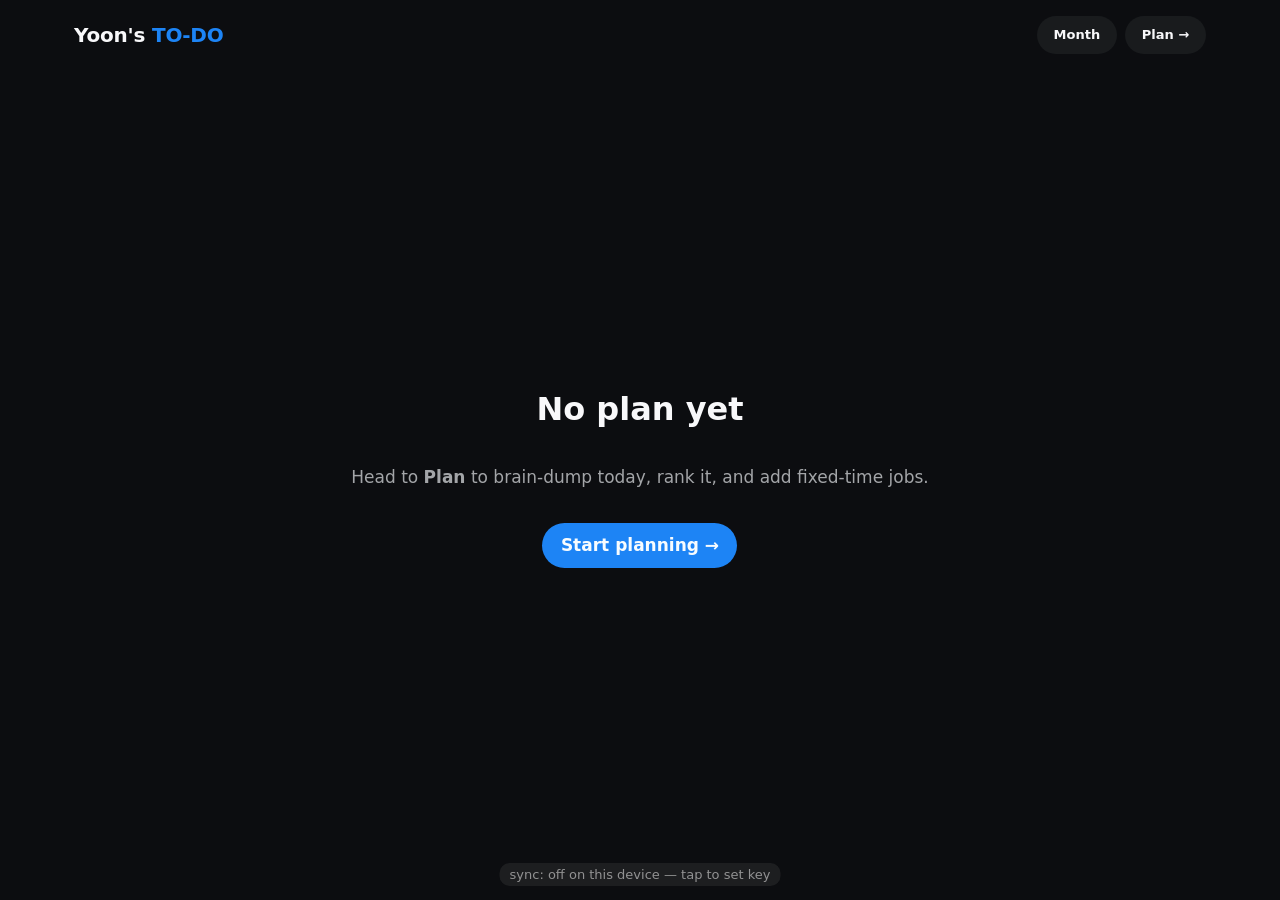
<file: index.html>
<!DOCTYPE html>
<html lang="en">
<head>
  <meta charset="UTF-8" />
  <meta name="viewport" content="width=device-width, initial-scale=1, viewport-fit=cover" />
  <meta name="color-scheme" content="dark" />
  <meta name="apple-mobile-web-app-capable" content="yes" />
  <meta name="apple-mobile-web-app-status-bar-style" content="black-translucent" />
  <title>Yoon's TO-DO</title>
  <link rel="stylesheet" href="css/tokens.css" />
  <link rel="stylesheet" href="css/app.css" />
</head>
<body>
  <div class="app">
    <header class="topbar">
      <div class="brand">Yoon's <span>TO&#8209;DO</span></div>
      <div class="navs"><a class="navlink" href="month.html">Month</a>
      <a class="navlink" href="plan.html">Plan &#8594;</a></div>
    </header>

    <main class="dash">
      <section id="clockCard" class="card clockcard" hidden>
        <div id="clockDate" class="clock__date">&mdash;</div>
        <div id="clockTime" class="clock__time">00:00</div>
        <div id="clockSub" class="clock__sub"></div>
      </section>

      <button id="quoteCard" class="card quotecard" type="button" hidden aria-label="New quote">
        <div class="quote__mark" aria-hidden="true">&ldquo;</div>
        <div id="quoteText" class="quote__text"></div>
        <div id="quoteAttr" class="quote__attr"></div>
      </button>

      <section id="timeboxCard" class="card timebox" hidden>
        <div class="card__head">
          <h2 class="card__title">Time box</h2>
          <span class="card__hint">06:30&ndash;24:00 &middot; drag to reschedule</span>
        </div>
        <div class="scroll"><div id="cal" class="cal"></div></div>
      </section>

      <section id="todoCard" class="card todo" hidden>
        <div class="card__head"><h2 class="card__title">To&#8209;do</h2></div>
        <div class="progress">
          <div class="progress__bar"><div id="progressFill" class="progress__fill"></div></div>
          <span id="progressText" class="progress__text">0 / 0 done</span>
        </div>
        <div class="scroll"><div id="todoList"></div></div>
      </section>

      <div id="dashEmpty" class="dash-empty">
        <h2>No plan yet</h2>
        <p>Head to <b>Plan</b> to brain&#8209;dump today, rank it, and add fixed&#8209;time jobs.</p>
        <a class="btn btn--primary" href="plan.html">Start planning &#8594;</a>
      </div>
    </main>
  </div>

  <script src="js/store.js?v=5"></script>
  <script src="js/sync.js?v=4" defer></script>
  <script src="js/dash.js"></script>
</body>
</html>
</file>
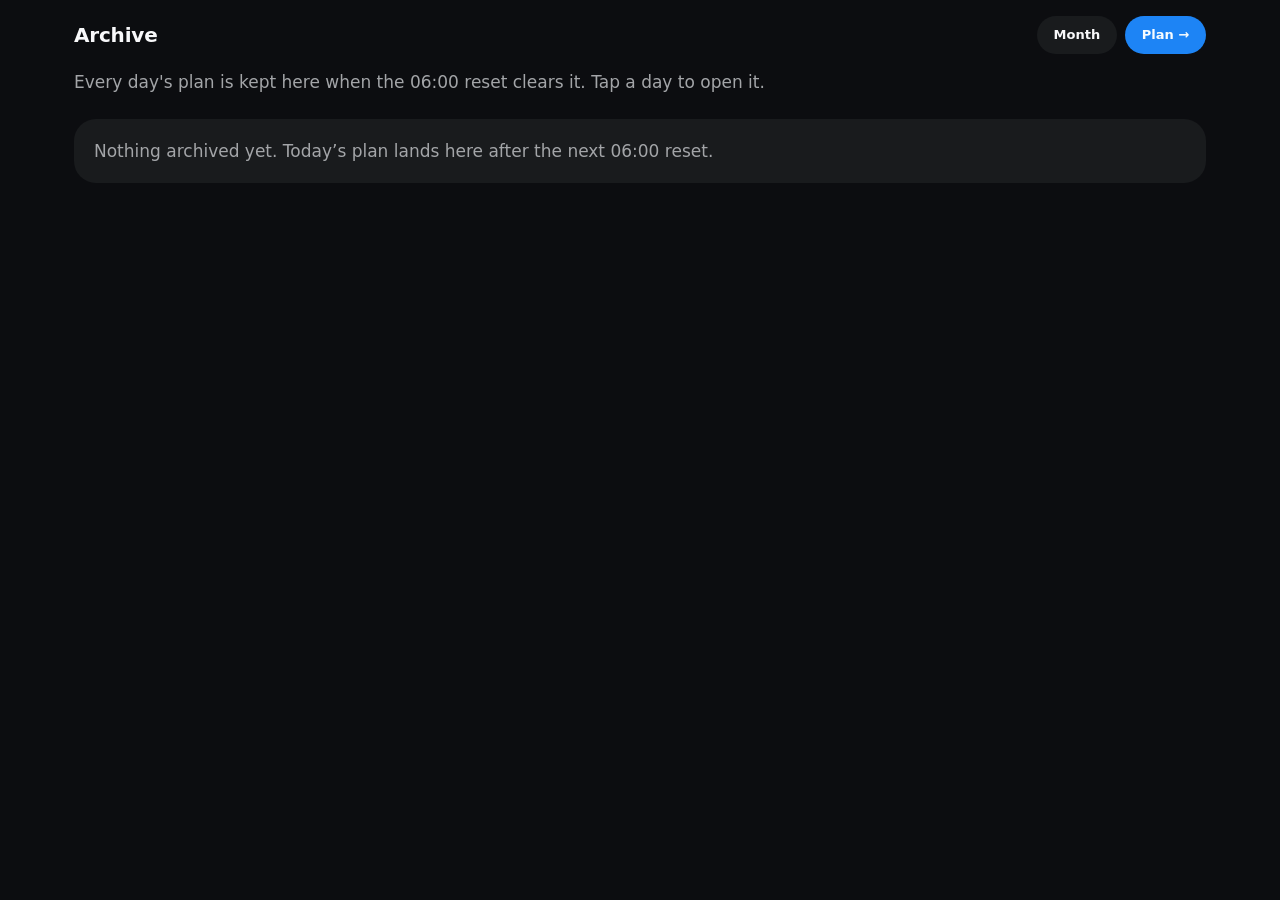
<file: archive.html>
<!DOCTYPE html>
<html lang="en">
<head>
  <meta charset="UTF-8" />
  <meta name="viewport" content="width=device-width, initial-scale=1, viewport-fit=cover" />
  <meta name="color-scheme" content="dark" />
  <meta name="apple-mobile-web-app-capable" content="yes" />
  <meta name="apple-mobile-web-app-status-bar-style" content="black-translucent" />
  <title>Archive · Yoon's TO-DO</title>
  <link rel="stylesheet" href="css/tokens.css" />
  <link rel="stylesheet" href="css/app.css" />
  <link rel="stylesheet" href="css/archive.css" />
</head>
<body>
  <div class="app">
    <header class="topbar">
      <div class="brand">Archive</div>
      <div class="navs">
        <a class="navlink" href="month.html">Month</a>
        <a class="navlink navlink--primary" href="plan.html">Plan &#8594;</a>
      </div>
    </header>
    <main class="planwrap">
      <p class="plan-intro">Every day's plan is kept here when the 06:00 reset clears it. Tap a day to open it.</p>
      <div id="archive"></div>
    </main>
  </div>
  <script src="js/store.js?v=5"></script>
  <script src="js/archive.js"></script>
</body>
</html>
</file>
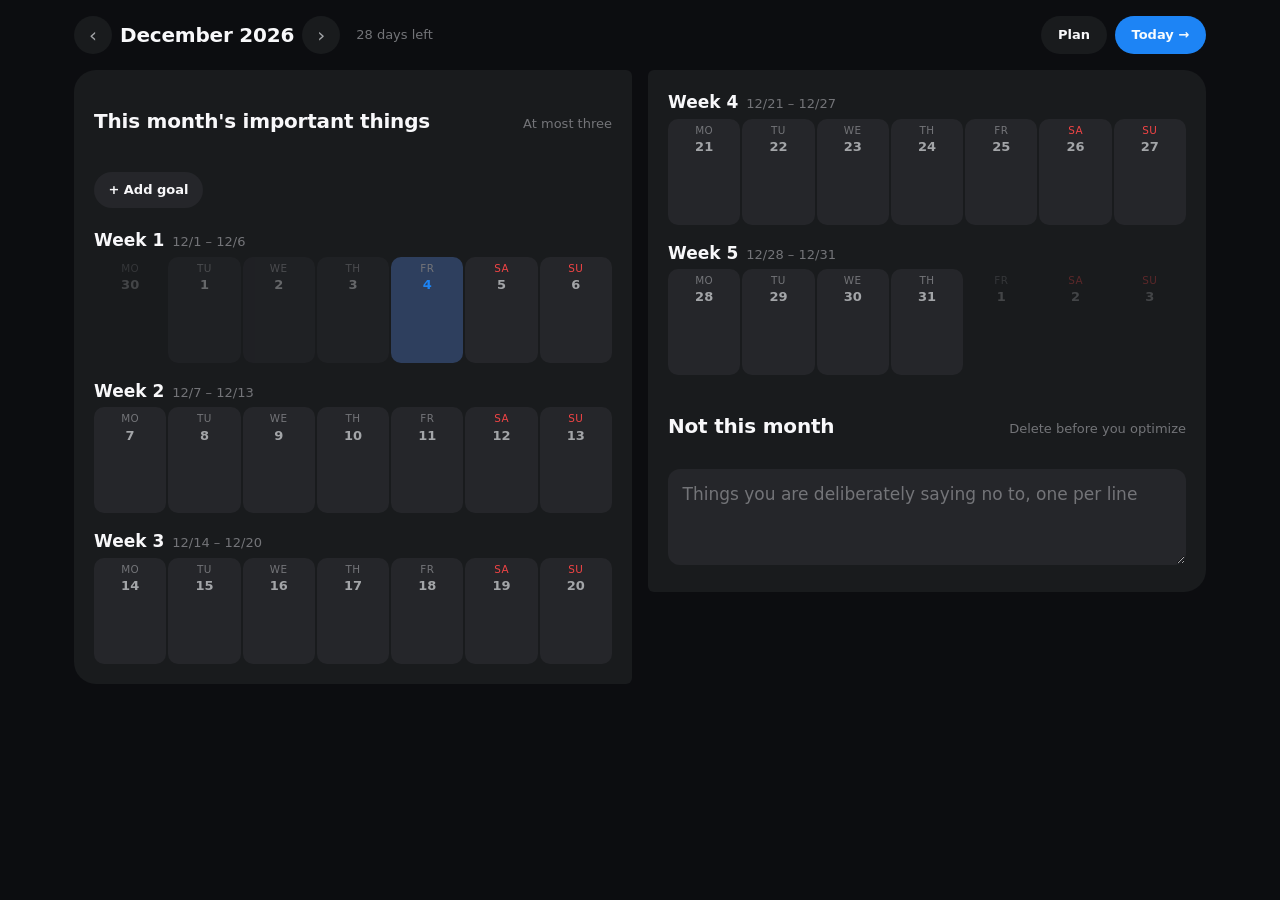
<file: month.html>
<!DOCTYPE html>
<html lang="en">
<head>
  <meta charset="UTF-8" />
  <meta name="viewport" content="width=device-width, initial-scale=1, viewport-fit=cover" />
  <meta name="color-scheme" content="dark" />
  <meta name="apple-mobile-web-app-capable" content="yes" />
  <meta name="apple-mobile-web-app-status-bar-style" content="black-translucent" />
  <title>Month · Yoon's TO-DO</title>
  <link rel="stylesheet" href="css/tokens.css" />
  <link rel="stylesheet" href="css/app.css" />
  <link rel="stylesheet" href="css/month.css" />
</head>
<body>
  <div class="app">
    <header class="topbar">
      <div class="monthnav">
        <button id="prevMonth" class="iconbtn" type="button" aria-label="Previous month">&#8249;</button>
        <div id="monthTitle" class="brand">&mdash;</div>
        <button id="nextMonth" class="iconbtn" type="button" aria-label="Next month">&#8250;</button>
        <span id="daysLeft" class="card__hint"></span>
      </div>
      <div class="navs">
        <a class="navlink" href="plan.html">Plan</a>
        <a class="navlink navlink--primary" href="index.html">Today &#8594;</a>
      </div>
    </header>

    <main class="spread">
      <section class="page card" id="pageLeft">
        <div class="goals">
          <div class="card__head">
            <h2 class="card__title">This month's important things</h2>
            <span class="card__hint">At most three</span>
          </div>
          <div id="goalList"></div>
          <div id="alloc" class="alloc"></div>
        </div>
        <div id="weeksLeft" class="weeks"></div>
      </section>

      <section class="page card" id="pageRight">
        <div id="weeksRight" class="weeks"></div>
        <div class="notbox">
          <div class="card__head">
            <h2 class="card__title">Not this month</h2>
            <span class="card__hint">Delete before you optimize</span>
          </div>
          <textarea id="notList" class="notlist" placeholder="Things you are deliberately saying no to, one per line"></textarea>
        </div>
      </section>
    </main>
  </div>

  <div id="sheet" class="sheet" hidden>
    <div class="sheet__panel card" role="dialog" aria-label="Plan">
      <input id="pTitle" type="text" placeholder="Plan (e.g. CS285 HW2)" />
      <div class="sheet__dates">
        <label>From <input id="pStart" type="date" /></label>
        <label>To <input id="pEnd" type="date" /></label>
      </div>
      <div id="pTags" class="sheet__tags"></div>
      <div class="row-actions">
        <button id="pDone" class="btn" type="button">Mark done</button>
        <button id="pDelete" class="btn btn--danger" type="button">Delete</button>
        <button id="pClose" class="btn btn--primary" type="button">Done editing</button>
      </div>
    </div>
  </div>

  <script src="js/store.js?v=5"></script>
  <script src="js/month.js?v=2"></script>
</body>
</html>
</file>
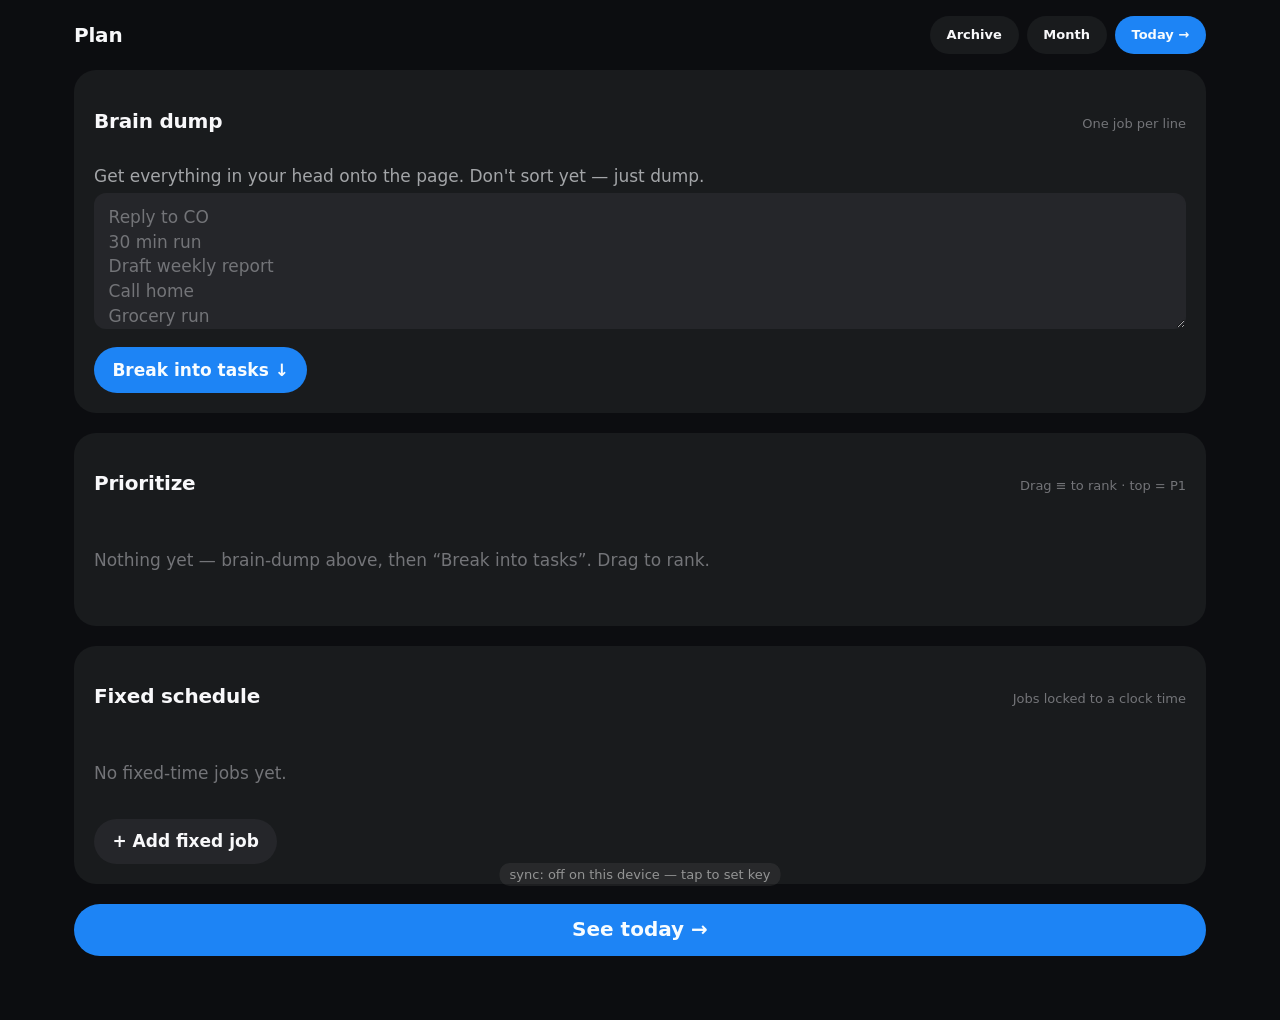
<file: plan.html>
<!DOCTYPE html>
<html lang="en">
<head>
  <meta charset="UTF-8" />
  <meta name="viewport" content="width=device-width, initial-scale=1, viewport-fit=cover" />
  <meta name="color-scheme" content="dark" />
  <meta name="apple-mobile-web-app-capable" content="yes" />
  <meta name="apple-mobile-web-app-status-bar-style" content="black-translucent" />
  <title>Plan · Yoon's TO-DO</title>
  <link rel="stylesheet" href="css/tokens.css" />
  <link rel="stylesheet" href="css/app.css" />
</head>
<body>
  <div class="app">
    <header class="topbar">
      <div class="brand">Plan</div>
      <div class="navs"><a class="navlink" href="archive.html">Archive</a><a class="navlink" href="month.html">Month</a>
      <a class="navlink navlink--primary" href="index.html">Today &#8594;</a></div>
    </header>

    <main class="planwrap">
      <section class="card">
        <div class="card__head">
          <h2 class="card__title">Brain dump</h2>
          <span class="card__hint">One job per line</span>
        </div>
        <p class="plan-intro">Get everything in your head onto the page. Don't sort yet — just dump.</p>
        <textarea id="brainDump" placeholder="Reply to CO&#10;30 min run&#10;Draft weekly report&#10;Call home&#10;Grocery run"></textarea>
        <div class="row-actions">
          <button id="btnAddTasks" class="btn btn--primary">Break into tasks &darr;</button>
        </div>
      </section>

      <section class="card">
        <div class="card__head">
          <h2 class="card__title">Prioritize</h2>
          <span class="card__hint">Drag &#8801; to rank &middot; top = P1</span>
        </div>
        <div id="prioList"></div>
      </section>

      <section class="card">
        <div class="card__head">
          <h2 class="card__title">Fixed schedule</h2>
          <span class="card__hint">Jobs locked to a clock time</span>
        </div>
        <div id="schedList"></div>
        <div class="row-actions"><button id="btnAddSched" class="btn">+ Add fixed job</button></div>
      </section>

      <a id="btnBuild" class="btn btn--primary btn--block btn--lg" href="index.html">See today &#8594;</a>
    </main>
  </div>

  <script src="js/store.js?v=5"></script>
  <script src="js/sync.js?v=4" defer></script>
  <script src="js/plan.js"></script>
</body>
</html>
</file>
<file: css/tokens.css>
/* Yoon's TO-DO — design tokens
   Theme: custom "iOS Dark" (system aesthetic — SF Pro, grouped dark surfaces,
   iOS system colours). Authored to honour Apple HIG dark mode; the pure-dark
   surfaces are intentional (the system look IS the design). */

:root {
  /* ---- Surfaces (iOS dark, slightly blue-cool) ---- */
  --color-bg:        oklch(16% 0.006 265);  /* app base   ~#1b1c1f  (not pure black: easier on the eyes) */
  --color-surface:   oklch(22% 0.006 265);  /* card       ~#2a2b2e  secondarySystemBackground */
  --color-surface-2: oklch(27% 0.007 265);  /* row hover  ~#37383b  tertiary */
  --color-rule:      oklch(32% 0.006 265);  /* separator  ~#444548 */
  --color-rule-2:    oklch(42% 0.006 265);  /* stronger border */

  /* ---- Text (iOS label hierarchy) ---- */
  --color-text:      oklch(98% 0.002 265);  /* label */
  --color-text-2:    oklch(72% 0.006 265);  /* secondaryLabel */
  --color-text-3:    oklch(56% 0.006 265);  /* tertiaryLabel */

  /* ---- iOS system accents ---- */
  --color-accent:     oklch(62% 0.19 255);  /* systemBlue  #0A84FF */
  --color-accent-ink: oklch(99% 0.01 255);  /* text on blue */
  --color-success:    oklch(78% 0.18 152);  /* systemGreen #30D158 */
  --color-danger:     oklch(64% 0.21 25);   /* systemRed   #FF453A */
  --color-amber:      oklch(84% 0.15 88);   /* systemYellow#FFD60A — the "Notes" accent */
  --color-focus:      oklch(70% 0.17 255);

  /* priority dots */
  --color-p1: oklch(64% 0.21 25);   /* red */
  --color-p2: oklch(76% 0.16 65);   /* orange */
  --color-p3: oklch(62% 0.19 255);  /* blue */

  /* ---- Type — native SF stack, no web fonts ---- */
  --font-system: -apple-system, BlinkMacSystemFont, "SF Pro Display", "SF Pro Text",
                 system-ui, "Segoe UI", "Helvetica Neue", Arial, sans-serif;
  --font-mono:   ui-monospace, "SF Mono", "SFMono-Regular", Menlo, Consolas, monospace;

  /* ---- Type scale (iOS-ish; body = 17px, friendly) ---- */
  --text-xs:   0.75rem;    /* 12 */
  --text-sm:   0.8125rem;  /* 13 — grouped section headers */
  --text-base: 1.0625rem;  /* 17 — iOS body */
  --text-md:   1.25rem;    /* 20 */
  --text-lg:   1.5rem;     /* 24 */
  --text-xl:   2rem;       /* 32 */
  --text-2xl:  2.75rem;    /* 44 */
  --text-clock: clamp(3.25rem, 11vw, 5.75rem);

  --w-regular: 400;
  --w-medium:  500;
  --w-semi:    600;
  --w-bold:    700;

  --lh-tight:   1.05;
  --lh-snug:    1.2;
  --lh-normal:  1.45;

  /* ---- Spacing (4-pt) ---- */
  --space-3xs: 0.125rem;
  --space-2xs: 0.25rem;
  --space-xs:  0.5rem;
  --space-sm:  0.75rem;
  --space-md:  1rem;
  --space-lg:  1.25rem;
  --space-xl:  1.75rem;
  --space-2xl: 2.5rem;
  --space-3xl: 4rem;

  /* ---- Shape (iOS continuous-corner widgets) ---- */
  --radius-card:  22px;
  --radius-inner: 14px;
  --radius-input: 12px;
  --radius-pill:  999px;

  --hairline: 1px;
  --tap: 44px;            /* HIG minimum tap target */

  --shadow-card: 0 1px 2px oklch(0% 0 0 / 0.4);

  /* ---- Motion ---- */
  --ease-out:    cubic-bezier(0.16, 1, 0.3, 1);
  --ease-in-out: cubic-bezier(0.65, 0, 0.35, 1);
  --dur-micro: 120ms;
  --dur-short: 220ms;
}
</file>
<file: css/app.css>
/* Hallmark · genre: modern-minimal (system) · macrostructure: Workbench (app-adapted)
 * theme: custom "iOS Dark" · accent: systemBlue · enrichment: none · nav: app links · footer: none
 * pre-emit critique: P4 H5 E4 S5 R5 V4
 */

*, *::before, *::after { box-sizing: border-box; }
html, body { overflow-x: clip; }
html { -webkit-text-size-adjust: 100%; }
[hidden] { display: none !important; }

body {
  margin: 0;
  min-height: 100dvh;
  background: var(--color-bg);
  color: var(--color-text);
  font-family: var(--font-system);
  font-size: var(--text-base);
  line-height: var(--lh-normal);
  -webkit-font-smoothing: antialiased;
  text-rendering: optimizeLegibility;
}

button, input, textarea, select { font: inherit; color: inherit; }
button { cursor: pointer; }
:focus-visible { outline: 2px solid var(--color-focus); outline-offset: 2px; border-radius: 4px; }

/* ── App shell ── */
.app {
  min-height: 100dvh;
  display: flex;
  flex-direction: column;
  max-width: 1180px;
  margin-inline: auto;
  padding: env(safe-area-inset-top, 0) clamp(0.75rem, 3vw, 1.5rem) 0;
}
.topbar {
  flex: 0 0 auto;
  display: flex; align-items: center; justify-content: space-between; gap: var(--space-md);
  padding-block: var(--space-md);
}
.brand { font-size: var(--text-md); font-weight: var(--w-bold); letter-spacing: -0.01em; }
.brand span { color: var(--color-accent); }

.navlink {
  display: inline-flex; align-items: center; min-height: 38px;
  padding: 0.4rem 1.05rem; border-radius: var(--radius-pill);
  background: var(--color-surface); color: var(--color-text);
  font-weight: var(--w-semi); font-size: var(--text-sm); text-decoration: none;
  transition: filter var(--dur-micro) var(--ease-out);
}
.navlink:hover { filter: brightness(1.12); }
.navs { display: flex; gap: var(--space-xs); }
.navlink--primary { background: var(--color-accent); color: var(--color-accent-ink); }

.dash, .planwrap { flex: 1 1 auto; min-height: 0; }

/* ── Cards ── */
.card { background: var(--color-surface); border-radius: var(--radius-card); padding: var(--space-lg); }
.card__head { display: flex; align-items: baseline; justify-content: space-between; gap: var(--space-sm); margin-bottom: var(--space-sm); }
.card__title { font-size: var(--text-md); font-weight: var(--w-bold); letter-spacing: -0.01em; }
.card__hint { color: var(--color-text-3); font-size: var(--text-sm); }
.group-label {
  text-transform: uppercase; letter-spacing: 0.04em; font-size: var(--text-sm);
  font-weight: var(--w-semi); color: var(--color-text-3); padding: var(--space-sm) var(--space-2xs) var(--space-2xs);
}

/* ── Plan screen ── */
.planwrap {
  overflow-y: auto; padding-bottom: var(--space-3xl);
  display: flex; flex-direction: column; gap: var(--space-lg);
  animation: fade var(--dur-short) var(--ease-out);
}
.plan-intro { color: var(--color-text-2); margin: 0 0 var(--space-2xs); }

textarea, input[type="text"], input[type="time"], input[type="number"], select {
  width: 100%; background: var(--color-surface-2);
  border: var(--hairline) solid transparent; border-radius: var(--radius-input);
  color: var(--color-text); padding: 0.7rem 0.85rem; min-height: var(--tap);
}
textarea { min-height: 8.5rem; resize: vertical; line-height: var(--lh-normal); }
input::placeholder, textarea::placeholder { color: var(--color-text-3); }
input:focus-visible, textarea:focus-visible, select:focus-visible { border-color: var(--color-focus); outline: none; }

.btn {
  display: inline-flex; align-items: center; justify-content: center; gap: var(--space-xs);
  min-height: var(--tap); padding: 0.65rem 1.15rem; border: 0; border-radius: var(--radius-pill);
  font-weight: var(--w-semi); background: var(--color-surface-2); color: var(--color-text);
  text-decoration: none; transition: transform var(--dur-micro) var(--ease-out), filter var(--dur-micro) var(--ease-out);
}
.btn:active { transform: scale(0.97); }
.btn--primary { background: var(--color-accent); color: var(--color-accent-ink); }
.btn--primary:hover { filter: brightness(1.06); }
.btn--block { width: 100%; }
.btn--lg { font-size: var(--text-md); min-height: 52px; }
.row-actions { display: flex; gap: var(--space-sm); margin-top: var(--space-sm); flex-wrap: wrap; }

/* editable rows */
.editrow {
  display: grid; align-items: center; gap: var(--space-sm);
  padding: var(--space-sm) 0; border-top: var(--hairline) solid var(--color-rule);
}
.editrow:first-of-type { border-top: 0; }
.editrow--prio { grid-template-columns: auto auto 1fr auto auto auto; }
.editrow--sched { grid-template-columns: 1fr auto auto auto; }
.editrow input[type="time"], .editrow input[type="number"] { width: auto; min-width: 0; }
.editrow .mins { width: 5rem; }
.editrow.dragging { opacity: 0.6; background: var(--color-surface-2); border-radius: var(--radius-inner); }
.unit { color: var(--color-text-3); font-size: var(--text-sm); }

.drag {
  width: var(--tap); height: var(--tap); border: 0; background: transparent;
  color: var(--color-text-3); font-size: var(--text-md); border-radius: var(--radius-pill);
  display: grid; place-items: center; cursor: grab; touch-action: none;
}
.drag:active { cursor: grabbing; }

.pdot {
  width: 28px; height: 28px; border-radius: var(--radius-pill); border: 0;
  display: grid; place-items: center; font-size: var(--text-sm); font-weight: var(--w-bold);
  color: oklch(18% 0.02 265); background: var(--color-p2);
}
.pdot[data-p="1"] { background: var(--color-p1); }
.pdot[data-p="2"] { background: var(--color-p2); }
.pdot[data-p="3"] { background: var(--color-p3); color: var(--color-accent-ink); }
.pdot[data-p="0"] { background: var(--color-surface-2); color: var(--color-text-2); }

.iconbtn {
  width: var(--tap); height: var(--tap); border: 0; background: transparent;
  color: var(--color-text-3); border-radius: var(--radius-pill); font-size: var(--text-md);
  display: grid; place-items: center;
}
.iconbtn:hover { color: var(--color-danger); background: var(--color-surface-2); }
.empty { color: var(--color-text-3); padding: var(--space-md) 0; }

/* ── Dashboard grid ── */
.dash {
  display: grid;
  grid-template-columns: 1.7fr 1fr;
  grid-template-rows: auto minmax(0, 1fr);
  gap: var(--space-md);
  padding-bottom: var(--space-md);
  min-height: 0;
  animation: fade var(--dur-short) var(--ease-out);
}
.clockcard { grid-column: 1; grid-row: 1; display: flex; flex-direction: column; justify-content: center; gap: var(--space-2xs); }
.clock__date { color: var(--color-text-2); font-size: var(--text-md); font-weight: var(--w-medium); }
.clock__time { font-size: var(--text-clock); font-weight: var(--w-bold); line-height: 1; letter-spacing: -0.02em; font-variant-numeric: tabular-nums; }
.clock__secs { font-size: 0.34em; font-weight: var(--w-semi); color: var(--color-text-3); vertical-align: super; margin-left: 0.18em; }
.clock__sub { color: var(--color-text-3); font-size: var(--text-sm); font-variant-numeric: tabular-nums; display: flex; gap: var(--space-sm); flex-wrap: wrap; align-items: center; }
.clock__sub .reset { color: var(--color-amber); }

.quotecard { grid-column: 2; grid-row: 1; display: flex; flex-direction: column; justify-content: center; border: 0; text-align: left; width: 100%; background: var(--color-surface); }
.quote__mark { color: var(--color-amber); font-size: var(--text-xl); line-height: 0.5; height: 0.7em; }
.quote__text { font-size: var(--text-md); font-weight: var(--w-semi); letter-spacing: -0.01em; }
.quote__attr { color: var(--color-text-2); font-size: var(--text-sm); margin-top: var(--space-xs); }
.quote__attr b { color: var(--color-text); font-weight: var(--w-semi); }

.timebox { grid-column: 1; grid-row: 2; min-height: 0; display: flex; flex-direction: column; }
.todo    { grid-column: 2; grid-row: 2; min-height: 0; display: flex; flex-direction: column; }
.timebox .scroll, .todo .scroll {
  overflow-y: auto; -webkit-overflow-scrolling: touch; flex: 1; min-height: 0;
  margin: 0 calc(-1 * var(--space-2xs)); padding: 0 var(--space-2xs);
}

/* ── Calendar time box ── */
.cal {
  position: relative; margin-left: 54px;
  /* gridline every 14px = one 15-min block — must match SLOT_PX in dash.js */
  background-image: repeating-linear-gradient(to bottom, var(--color-rule) 0 1px, transparent 1px 14px);
}
.hourline { position: absolute; left: 0; right: 0; border-top: 1px solid var(--color-rule-2); pointer-events: none; }
.hourlabel { position: absolute; left: -54px; width: 46px; text-align: right; transform: translateY(-0.6em);
  font-size: var(--text-xs); color: var(--color-text-3); font-variant-numeric: tabular-nums; pointer-events: none; }

.block {
  position: absolute; box-sizing: border-box;
  display: flex; gap: 6px; align-items: flex-start;
  padding: 2px 7px; border-radius: 8px;
  background: var(--color-surface-2); border-left: 3px solid var(--color-accent);
  overflow: hidden; cursor: grab; touch-action: none;
  transition: box-shadow var(--dur-micro) var(--ease-out);
}
.block__t, .block__title { line-height: 1.15; }
.block:active { cursor: grabbing; }
.block.dragging { z-index: 6; box-shadow: 0 10px 24px oklch(0% 0 0 / 0.55); }
.block--fixed { background: oklch(62% 0.19 255 / 0.16); border-left-color: var(--color-accent); }
.block--p1 { border-left-color: var(--color-p1); }
.block--p2 { border-left-color: var(--color-p2); }
.block--p3 { border-left-color: var(--color-p3); }
.block--px { border-left-color: var(--color-rule-2); }
.block.is-now { outline: 2px solid var(--color-accent); outline-offset: -2px; }
.block.is-done { opacity: 0.5; }
.block.is-done .block__title { text-decoration: line-through; }
.block__main { flex: 1; min-width: 0; }
.block__t { font-size: var(--text-xs); color: var(--color-text-2); font-variant-numeric: tabular-nums; white-space: nowrap; overflow: hidden; text-overflow: ellipsis; }
.block__title { font-size: var(--text-sm); font-weight: var(--w-semi); white-space: nowrap; overflow: hidden; text-overflow: ellipsis; }
.block .check { width: 22px; height: 22px; flex: 0 0 auto; }
.block .check::after { font-size: 12px; }

.nowline { position: absolute; left: 0; right: 0; height: 0; border-top: 2px solid var(--color-danger); z-index: 5; pointer-events: none; }
.nowline::before { content: ""; position: absolute; left: -5px; top: -5px; width: 9px; height: 9px; border-radius: var(--radius-pill); background: var(--color-danger); }

/* ── To-do list rows ── */
.litem {
  display: grid; grid-template-columns: auto 1fr auto; align-items: center; gap: var(--space-sm);
  padding: var(--space-sm) var(--space-2xs); border-top: var(--hairline) solid var(--color-rule); min-height: var(--tap);
}
.litem:first-child { border-top: 0; }
.litem__time { font-variant-numeric: tabular-nums; font-size: var(--text-sm); color: var(--color-text-2); font-weight: var(--w-medium); white-space: nowrap; }
.litem__title { font-weight: var(--w-medium); letter-spacing: -0.005em; }
.litem__meta { display: flex; align-items: center; gap: var(--space-xs); margin-top: 1px; }
.litem.is-done .litem__title { color: var(--color-text-3); text-decoration: line-through; }
.litem.is-done .litem__time { color: var(--color-text-3); }

.tag { font-size: var(--text-xs); font-weight: var(--w-semi); padding: 1px 7px; border-radius: var(--radius-pill); background: var(--color-surface-2); color: var(--color-text-2); }
.tag--fixed { background: oklch(62% 0.19 255 / 0.18); color: oklch(75% 0.14 255); }
.tag--p1 { background: oklch(64% 0.21 25 / 0.2);  color: var(--color-p1); }
.tag--p2 { background: oklch(76% 0.16 65 / 0.2);  color: var(--color-p2); }
.tag--p3 { background: oklch(62% 0.19 255 / 0.18);color: oklch(75% 0.14 255); }
.tag--px { background: var(--color-surface-2); color: var(--color-text-2); }
.tag--warn { background: oklch(84% 0.15 88 / 0.18); color: var(--color-amber); }

/* iOS check toggle */
.check {
  width: 28px; height: 28px; padding: 0; border-radius: var(--radius-pill);
  border: 2px solid var(--color-rule-2); background: transparent; display: grid; place-items: center;
  transition: background var(--dur-micro) var(--ease-out), border-color var(--dur-micro) var(--ease-out);
}
.check::after { content: "✓"; font-size: 15px; font-weight: var(--w-bold); color: transparent; line-height: 1; }
.check[aria-pressed="true"] { background: var(--color-success); border-color: var(--color-success); }
.check[aria-pressed="true"]::after { color: oklch(20% 0.05 152); }

/* progress */
.progress { display: flex; align-items: center; gap: var(--space-sm); margin-bottom: var(--space-sm); }
.progress__bar { flex: 1; height: 8px; border-radius: var(--radius-pill); background: var(--color-surface-2); overflow: hidden; }
.progress__fill { height: 100%; width: 0; background: var(--color-success); border-radius: var(--radius-pill); transition: width var(--dur-short) var(--ease-out); }
.progress__text { font-size: var(--text-sm); color: var(--color-text-2); font-variant-numeric: tabular-nums; white-space: nowrap; }

/* dashboard empty state */
.dash-empty { grid-column: 1 / -1; grid-row: 1 / -1; display: flex; flex-direction: column; align-items: center; justify-content: center; text-align: center; gap: var(--space-md); color: var(--color-text-2); }
.dash-empty h2 { margin: 0; font-size: var(--text-xl); color: var(--color-text); }

@keyframes fade { from { opacity: 0; transform: translateY(6px); } to { opacity: 1; transform: none; } }

/* ── Responsive (iPad portrait / phone) ── */
@media (max-width: 860px) {
  .dash { display: flex; flex-direction: column; overflow-y: auto; gap: var(--space-md); }
  .clockcard, .quotecard, .timebox, .todo { grid-column: auto; grid-row: auto; }
  .timebox { min-height: 60vh; }
  .editrow--prio { display: flex; flex-wrap: wrap; align-items: center; }
  .editrow--prio input[type="text"] { flex: 1 1 8rem; }
}

@media (prefers-reduced-motion: reduce) {
  *, *::before, *::after { animation-duration: 0.01ms !important; transition-duration: 0.01ms !important; }
}
</file>
<file: css/archive.css>
/* Yoon's TO-DO — Archive page. Uses tokens.css + app.css. */
#archive { display: flex; flex-direction: column; gap: var(--space-sm); }
.amonth { font-size: var(--text-md); font-weight: var(--w-bold); margin: var(--space-md) 0 0; }
.aempty { color: var(--color-text-2); }
.aday { padding: 0; }
.aday__sum {
  list-style: none; cursor: pointer; display: grid; grid-template-columns: 4rem 2.8rem 1fr;
  align-items: center; gap: var(--space-2xs) var(--space-sm); padding: var(--space-md) var(--space-lg);
}
.aday__sum::-webkit-details-marker { display: none; }
.aday__date { font-size: var(--text-md); font-weight: var(--w-semi); font-variant-numeric: tabular-nums; }
.aday__wd { color: var(--color-text-3); font-size: var(--text-sm); text-transform: uppercase; }
.aday__count { color: var(--color-text-2); font-size: var(--text-sm); font-variant-numeric: tabular-nums; text-align: right; }
.aday__bar { grid-column: 1 / -1; height: 4px; border-radius: var(--radius-pill); background: var(--color-surface-2); overflow: hidden; }
.aday__fill { display: block; height: 100%; background: var(--color-success); border-radius: inherit; }
.aday__body { padding: 0 var(--space-lg) var(--space-md); }
.aitem { display: grid; grid-template-columns: 1.4rem auto 1fr; gap: var(--space-sm); align-items: baseline;
  padding: var(--space-2xs) 0; border-top: var(--hairline) solid var(--color-rule); }
.aitem__mark { color: var(--color-success); font-weight: var(--w-bold); }
.aitem__label { color: var(--color-text-3); font-size: var(--text-sm); font-variant-numeric: tabular-nums; white-space: nowrap; }
.aitem__title { min-width: 0; overflow-wrap: anywhere; }
.aitem--done .aitem__title { color: var(--color-text-3); text-decoration: line-through; }
.aday__dump { white-space: pre-wrap; font: inherit; color: var(--color-text-2); margin: 0; }
</file>
<file: css/month.css>
/* Yoon's TO-DO — Month: two-page spread, weeks, plans as bars across days. Uses tokens.css + app.css. */

.monthnav { display: flex; align-items: center; gap: var(--space-xs); flex-wrap: wrap; }
.monthnav .card__hint { margin-left: var(--space-xs); }
.iconbtn {
  width: 38px; height: 38px; border: 0; border-radius: var(--radius-pill);
  background: var(--color-surface); color: var(--color-text-2);
  font-size: var(--text-md); line-height: 1; display: grid; place-items: center;
}
.iconbtn:hover { filter: brightness(1.12); }

/* the spread: two pages side by side, like an open planner; stacked when narrow */
.spread {
  display: grid; grid-template-columns: 1fr 1fr; gap: var(--space-md);
  align-items: start; padding-bottom: var(--space-3xl);
}
.page { display: flex; flex-direction: column; gap: var(--space-lg); min-width: 0; }
#pageLeft { border-top-right-radius: 6px; border-bottom-right-radius: 6px; }
#pageRight { border-top-left-radius: 6px; border-bottom-left-radius: 6px; }
@media (max-width: 900px) {
  .spread { grid-template-columns: 1fr; }
  #pageLeft, #pageRight { border-radius: var(--radius-card); }
}

/* goal tags: A/B/C reuse the priority colours */
.gtag {
  flex: 0 0 auto; width: 26px; height: 26px; border-radius: var(--radius-pill); border: 0;
  display: inline-grid; place-items: center; font-size: var(--text-xs); font-weight: var(--w-bold);
  color: oklch(18% 0.02 265); background: var(--color-surface-2);
}
.gtag--A { background: var(--color-p1); }
.gtag--B { background: var(--color-p2); }
.gtag--C { background: var(--color-p3); color: var(--color-accent-ink); }

.check {
  flex: 0 0 auto; width: 30px; height: 30px; border-radius: var(--radius-pill);
  border: 2px solid var(--color-rule-2); background: transparent;
  color: oklch(18% 0.02 265); font-weight: var(--w-bold); display: grid; place-items: center;
}
.check--on { background: var(--color-success); border-color: var(--color-success); }
.goalrow { grid-template-columns: auto 1fr auto auto; padding-block: var(--space-2xs); }
.btn--sm { min-height: 36px; padding: 0.4rem 0.9rem; font-size: var(--text-sm); margin-top: var(--space-xs); }
.btn--danger { color: var(--color-danger); }

/* allocation tally: light = days planned for the goal, solid = days of done plans */
.alloc { display: grid; gap: var(--space-xs); margin-top: var(--space-sm); }
.alloc:empty { display: none; }
.alloc__row { display: grid; grid-template-columns: auto 1fr auto; align-items: center; gap: 0.3rem var(--space-sm); }
.alloc__name { min-width: 0; overflow: hidden; text-overflow: ellipsis; white-space: nowrap; color: var(--color-text-2); font-size: var(--text-sm); }
.alloc__num { color: var(--color-text-3); font-size: var(--text-xs); font-variant-numeric: tabular-nums; }
.alloc__bar { grid-column: 1 / -1; height: 5px; border-radius: var(--radius-pill); background: var(--color-surface-2); overflow: hidden; }
.alloc__fill { --g: var(--color-p1); height: 100%; border-radius: var(--radius-pill); position: relative;
  background: color-mix(in oklch, var(--g) 35%, transparent); }
.alloc__fill--B { --g: var(--color-p2); }
.alloc__fill--C { --g: var(--color-p3); }
.alloc__done { position: absolute; inset: 0 auto 0 0; background: var(--g); border-radius: inherit; }
.alloc__free { color: var(--color-text-3); font-size: var(--text-xs); }

/* weeks */
.weeks { display: flex; flex-direction: column; gap: var(--space-md); }
.week__head { display: flex; align-items: baseline; gap: var(--space-xs); margin-bottom: var(--space-2xs); }
.week__name { font-weight: var(--w-bold); }
.week__range { color: var(--color-text-3); font-size: var(--text-sm); font-variant-numeric: tabular-nums; }
.week__grid {
  display: grid; grid-template-columns: repeat(7, minmax(0, 1fr));
  grid-template-rows: 38px repeat(var(--lanes, 2), 30px);
  row-gap: 4px; column-gap: 2px; position: relative;
}
/* each day is a column you can tap to start a plan there */
.daycol {
  grid-row: 1 / -1; border: 0; border-radius: 10px; background: var(--color-surface-2);
  display: flex; flex-direction: column; align-items: center; justify-content: flex-start;
  padding: 4px 0 0; gap: 0; color: var(--color-text-2); min-height: 0;
}
.daycol__wd { font-size: 0.65rem; text-transform: uppercase; letter-spacing: 0.04em; color: var(--color-text-3); }
.daycol__num { font-size: var(--text-sm); font-weight: var(--w-semi); font-variant-numeric: tabular-nums; }
.daycol--weekend .daycol__wd { color: var(--color-p1); }
.daycol--past { opacity: 0.55; }
.daycol--out { background: transparent; opacity: 0.3; }
.daycol--today { background: color-mix(in oklch, var(--color-accent) 28%, var(--color-surface-2)); opacity: 1; }
.daycol--today .daycol__num { color: var(--color-accent); }

/* a plan: one bar across its days */
.bar {
  --g: var(--color-text-3);
  position: relative; z-index: 1; margin: 0 3px; min-width: 0;
  display: flex; align-items: center; gap: 4px; padding: 0 4px;
  border-radius: 8px; background: color-mix(in srgb, var(--g) 72%, var(--color-surface));
  color: var(--color-text); font-size: var(--text-sm); font-weight: var(--w-semi);
  cursor: grab; touch-action: none; user-select: none; -webkit-user-select: none;
}
.bar--A { --g: var(--color-p1); }
.bar--B { --g: var(--color-p2); }
.bar--C { --g: var(--color-p3); }
.bar--done { opacity: 0.45; }
.bar--done .bar__label { text-decoration: line-through; }
.bar--cont-l { border-top-left-radius: 0; border-bottom-left-radius: 0; margin-left: 0; }
.bar--cont-r { border-top-right-radius: 0; border-bottom-right-radius: 0; margin-right: 0; }
.bar__label { flex: 1 1 auto; min-width: 0; overflow: hidden; text-overflow: ellipsis; white-space: nowrap; }
.bar__len { flex: 0 0 auto; font-size: 0.65rem; color: color-mix(in oklch, var(--color-text) 70%, transparent); }
.bar__h { flex: 0 0 10px; align-self: stretch; cursor: ew-resize; position: relative; }
.bar__h::after { content: ""; position: absolute; top: 8px; bottom: 8px; left: 4px; width: 2px; border-radius: 2px; background: color-mix(in oklch, var(--color-text) 45%, transparent); }

.notlist { min-height: 6rem; }

/* edit sheet */
.sheet { position: fixed; inset: 0; z-index: 50; background: oklch(0% 0 0 / 0.5); display: grid; align-items: end; justify-items: center; }
.sheet__panel {
  width: min(560px, 100%); margin: 0 auto calc(var(--space-md) + env(safe-area-inset-bottom, 0px));
  display: flex; flex-direction: column; gap: var(--space-sm);
}
.sheet__dates { display: grid; grid-template-columns: 1fr 1fr; gap: var(--space-sm); }
.sheet__dates label { display: grid; gap: 4px; color: var(--color-text-3); font-size: var(--text-sm); }
.sheet__dates input { width: 100%; background: var(--color-surface-2); border: var(--hairline) solid transparent;
  border-radius: var(--radius-input); color: var(--color-text); padding: 0.6rem 0.75rem; min-height: var(--tap); }
.sheet__tags { display: flex; flex-wrap: wrap; gap: var(--space-xs); }
.chip {
  display: inline-flex; align-items: center; gap: 6px; min-height: 36px; padding: 0.3rem 0.8rem 0.3rem 0.4rem;
  border: 2px solid transparent; border-radius: var(--radius-pill); background: var(--color-surface-2); font-size: var(--text-sm);
}
.chip--on { border-color: var(--color-accent); }

@media (max-width: 480px) {
  .navs .navlink:not(.navlink--primary) { display: none; }
  .week__grid { grid-template-rows: 38px repeat(var(--lanes, 2), 26px); }
  .bar__len { display: none; }
}
</file>
